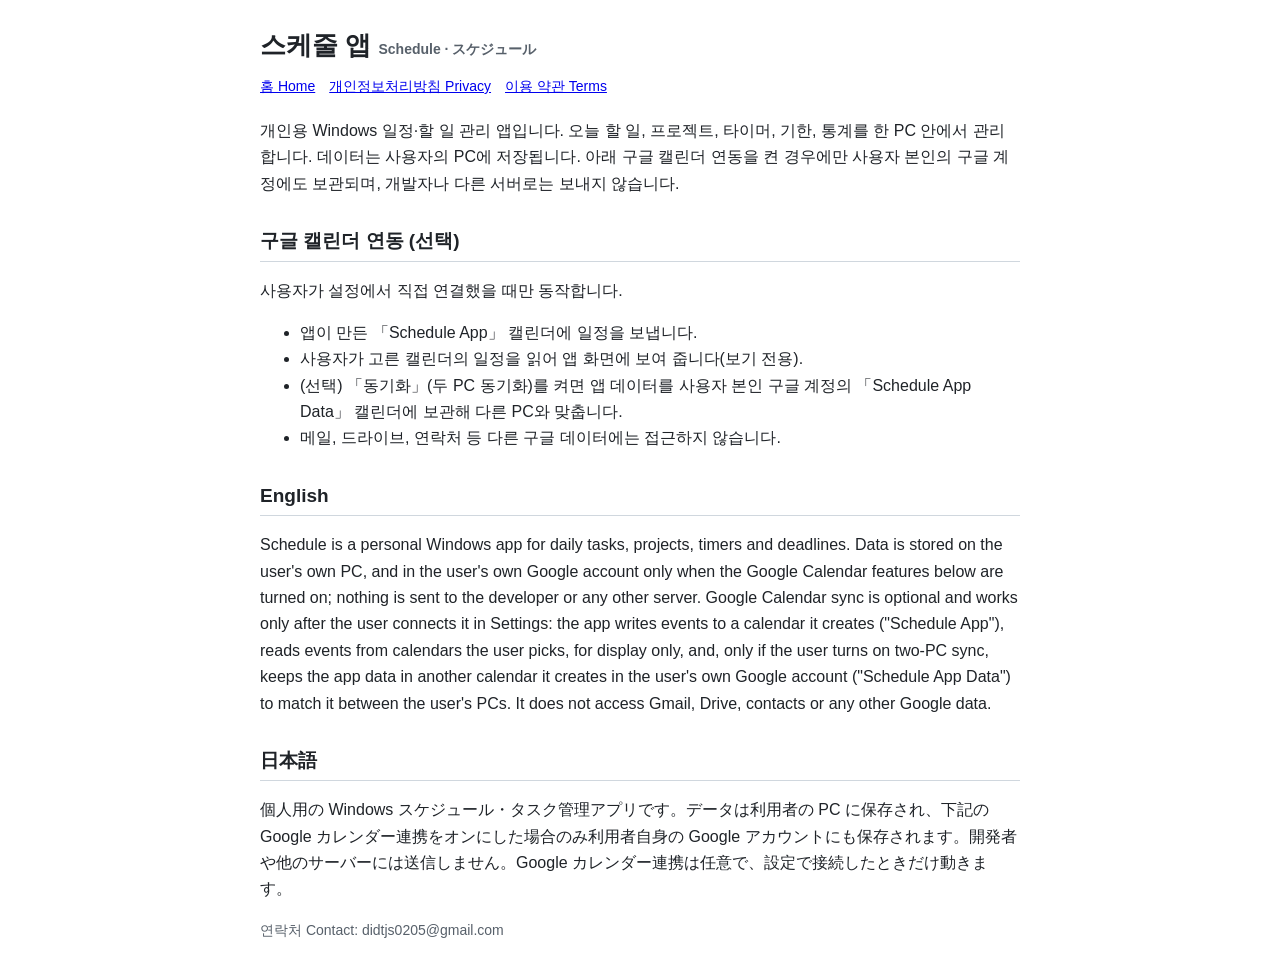
<file: index.html>
<!doctype html><html lang="ko"><head><meta charset="utf-8"><meta name="viewport" content="width=device-width,initial-scale=1"><title>스케줄 앱 (Schedule)</title><link rel="stylesheet" href="style.css"></head><body>
<h1>스케줄 앱 <span class="lang">Schedule · スケジュール</span></h1><nav><a href="./">홈 Home</a><a href="privacy.html">개인정보처리방침 Privacy</a><a href="terms.html">이용 약관 Terms</a></nav>
<p>개인용 Windows 일정·할 일 관리 앱입니다. 오늘 할 일, 프로젝트, 타이머, 기한, 통계를 한 PC 안에서 관리합니다. 데이터는 사용자의 PC에 저장됩니다. 아래 구글 캘린더 연동을 켠 경우에만 사용자 본인의 구글 계정에도 보관되며, 개발자나 다른 서버로는 보내지 않습니다.</p>
<h2>구글 캘린더 연동 (선택)</h2>
<p>사용자가 설정에서 직접 연결했을 때만 동작합니다.</p>
<ul><li>앱이 만든 「Schedule App」 캘린더에 일정을 보냅니다.</li><li>사용자가 고른 캘린더의 일정을 읽어 앱 화면에 보여 줍니다(보기 전용).</li><li>(선택) 「동기화」(두 PC 동기화)를 켜면 앱 데이터를 사용자 본인 구글 계정의 「Schedule App Data」 캘린더에 보관해 다른 PC와 맞춥니다.</li>
<li>메일, 드라이브, 연락처 등 다른 구글 데이터에는 접근하지 않습니다.</li></ul>
<h2>English</h2>
<p>Schedule is a personal Windows app for daily tasks, projects, timers and deadlines. Data is stored on the user's own PC, and in the user's own Google account only when the Google Calendar features below are turned on; nothing is sent to the developer or any other server. Google Calendar sync is optional and works only after the user connects it in Settings: the app writes events to a calendar it creates ("Schedule App"), reads events from calendars the user picks, for display only, and, only if the user turns on two-PC sync, keeps the app data in another calendar it creates in the user's own Google account ("Schedule App Data") to match it between the user's PCs. It does not access Gmail, Drive, contacts or any other Google data.</p>
<h2>日本語</h2>
<p>個人用の Windows スケジュール・タスク管理アプリです。データは利用者の PC に保存され、下記の Google カレンダー連携をオンにした場合のみ利用者自身の Google アカウントにも保存されます。開発者や他のサーバーには送信しません。Google カレンダー連携は任意で、設定で接続したときだけ動きます。</p>
<p class="lang">연락처 Contact: didtjs0205@gmail.com</p>
</body></html>
</file>
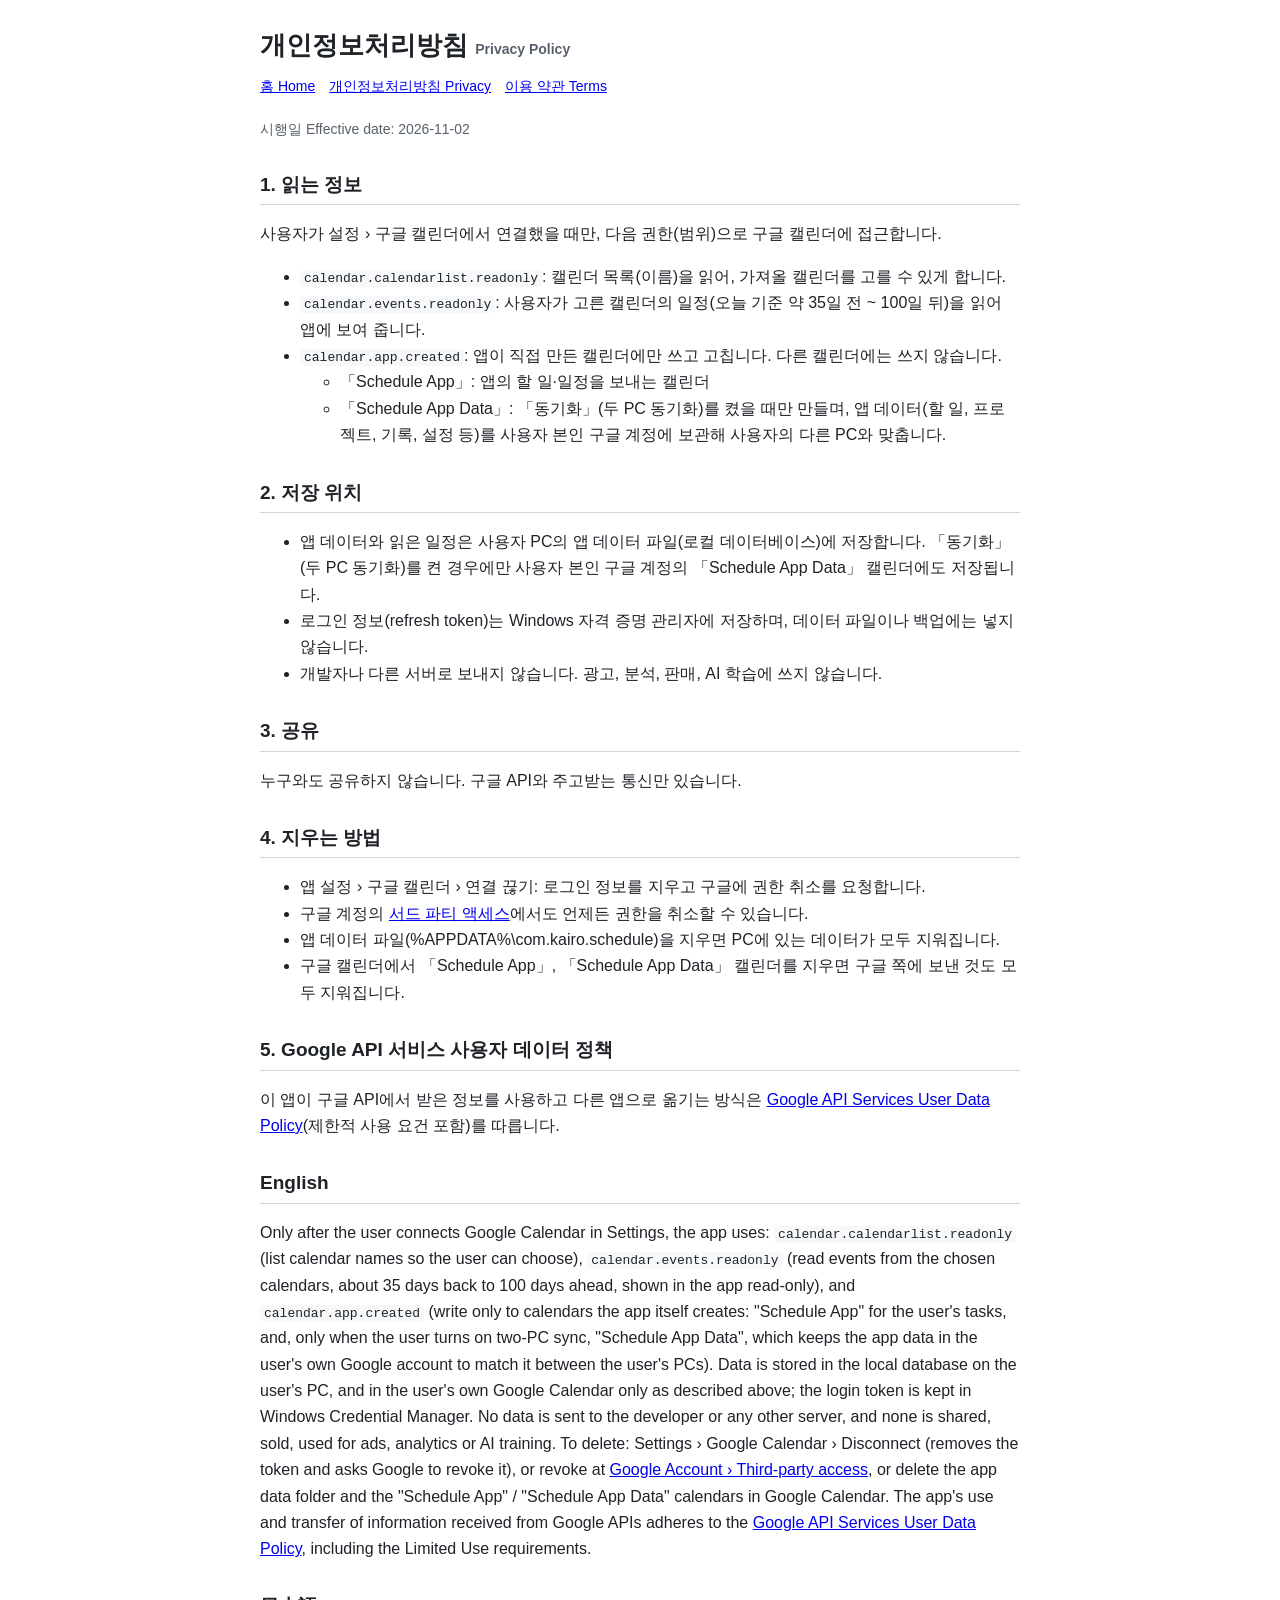
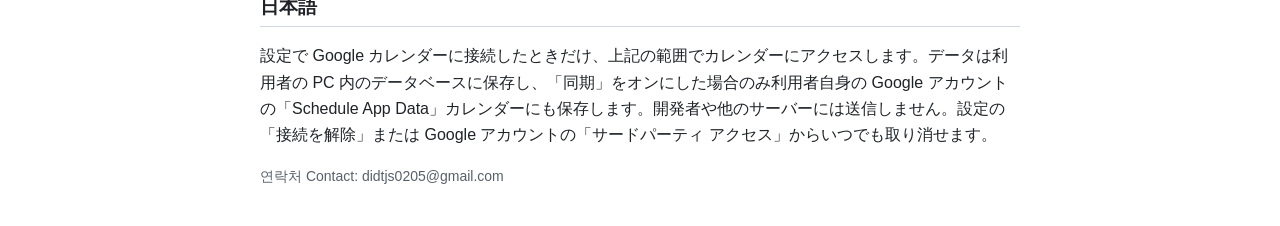
<file: privacy.html>
<!doctype html><html lang="ko"><head><meta charset="utf-8"><meta name="viewport" content="width=device-width,initial-scale=1"><title>개인정보처리방침 · Privacy Policy</title><link rel="stylesheet" href="style.css"></head><body>
<h1>개인정보처리방침 <span class="lang">Privacy Policy</span></h1><nav><a href="./">홈 Home</a><a href="privacy.html">개인정보처리방침 Privacy</a><a href="terms.html">이용 약관 Terms</a></nav>
<p class="lang">시행일 Effective date: 2026-11-02</p>
<h2>1. 읽는 정보</h2>
<p>사용자가 설정 › 구글 캘린더에서 연결했을 때만, 다음 권한(범위)으로 구글 캘린더에 접근합니다.</p>
<ul><li><code>calendar.calendarlist.readonly</code>: 캘린더 목록(이름)을 읽어, 가져올 캘린더를 고를 수 있게 합니다.</li>
<li><code>calendar.events.readonly</code>: 사용자가 고른 캘린더의 일정(오늘 기준 약 35일 전 ~ 100일 뒤)을 읽어 앱에 보여 줍니다.</li>
<li><code>calendar.app.created</code>: 앱이 직접 만든 캘린더에만 쓰고 고칩니다. 다른 캘린더에는 쓰지 않습니다.<ul><li>「Schedule App」: 앱의 할 일·일정을 보내는 캘린더</li><li>「Schedule App Data」: 「동기화」(두 PC 동기화)를 켰을 때만 만들며, 앱 데이터(할 일, 프로젝트, 기록, 설정 등)를 사용자 본인 구글 계정에 보관해 사용자의 다른 PC와 맞춥니다.</li></ul></li></ul>
<h2>2. 저장 위치</h2>
<ul><li>앱 데이터와 읽은 일정은 사용자 PC의 앱 데이터 파일(로컬 데이터베이스)에 저장합니다. 「동기화」(두 PC 동기화)를 켠 경우에만 사용자 본인 구글 계정의 「Schedule App Data」 캘린더에도 저장됩니다.</li>
<li>로그인 정보(refresh token)는 Windows 자격 증명 관리자에 저장하며, 데이터 파일이나 백업에는 넣지 않습니다.</li>
<li>개발자나 다른 서버로 보내지 않습니다. 광고, 분석, 판매, AI 학습에 쓰지 않습니다.</li></ul>
<h2>3. 공유</h2><p>누구와도 공유하지 않습니다. 구글 API와 주고받는 통신만 있습니다.</p>
<h2>4. 지우는 방법</h2>
<ul><li>앱 설정 › 구글 캘린더 › 연결 끊기: 로그인 정보를 지우고 구글에 권한 취소를 요청합니다.</li>
<li>구글 계정의 <a href="https://myaccount.google.com/permissions">서드 파티 액세스</a>에서도 언제든 권한을 취소할 수 있습니다.</li>
<li>앱 데이터 파일(%APPDATA%\com.kairo.schedule)을 지우면 PC에 있는 데이터가 모두 지워집니다.</li>
<li>구글 캘린더에서 「Schedule App」, 「Schedule App Data」 캘린더를 지우면 구글 쪽에 보낸 것도 모두 지워집니다.</li></ul>
<h2>5. Google API 서비스 사용자 데이터 정책</h2>
<p>이 앱이 구글 API에서 받은 정보를 사용하고 다른 앱으로 옮기는 방식은 <a href="https://developers.google.com/terms/api-services-user-data-policy">Google API Services User Data Policy</a>(제한적 사용 요건 포함)를 따릅니다.</p>
<h2>English</h2>
<p>Only after the user connects Google Calendar in Settings, the app uses: <code>calendar.calendarlist.readonly</code> (list calendar names so the user can choose), <code>calendar.events.readonly</code> (read events from the chosen calendars, about 35 days back to 100 days ahead, shown in the app read-only), and <code>calendar.app.created</code> (write only to calendars the app itself creates: "Schedule App" for the user's tasks, and, only when the user turns on two-PC sync, "Schedule App Data", which keeps the app data in the user's own Google account to match it between the user's PCs). Data is stored in the local database on the user's PC, and in the user's own Google Calendar only as described above; the login token is kept in Windows Credential Manager. No data is sent to the developer or any other server, and none is shared, sold, used for ads, analytics or AI training. To delete: Settings › Google Calendar › Disconnect (removes the token and asks Google to revoke it), or revoke at <a href="https://myaccount.google.com/permissions">Google Account › Third-party access</a>, or delete the app data folder and the "Schedule App" / "Schedule App Data" calendars in Google Calendar. The app's use and transfer of information received from Google APIs adheres to the <a href="https://developers.google.com/terms/api-services-user-data-policy">Google API Services User Data Policy</a>, including the Limited Use requirements.</p>
<h2>日本語</h2>
<p>設定で Google カレンダーに接続したときだけ、上記の範囲でカレンダーにアクセスします。データは利用者の PC 内のデータベースに保存し、「同期」をオンにした場合のみ利用者自身の Google アカウントの「Schedule App Data」カレンダーにも保存します。開発者や他のサーバーには送信しません。設定の「接続を解除」または Google アカウントの「サードパーティ アクセス」からいつでも取り消せます。</p>
<p class="lang">연락처 Contact: didtjs0205@gmail.com</p>
</body></html>
</file>
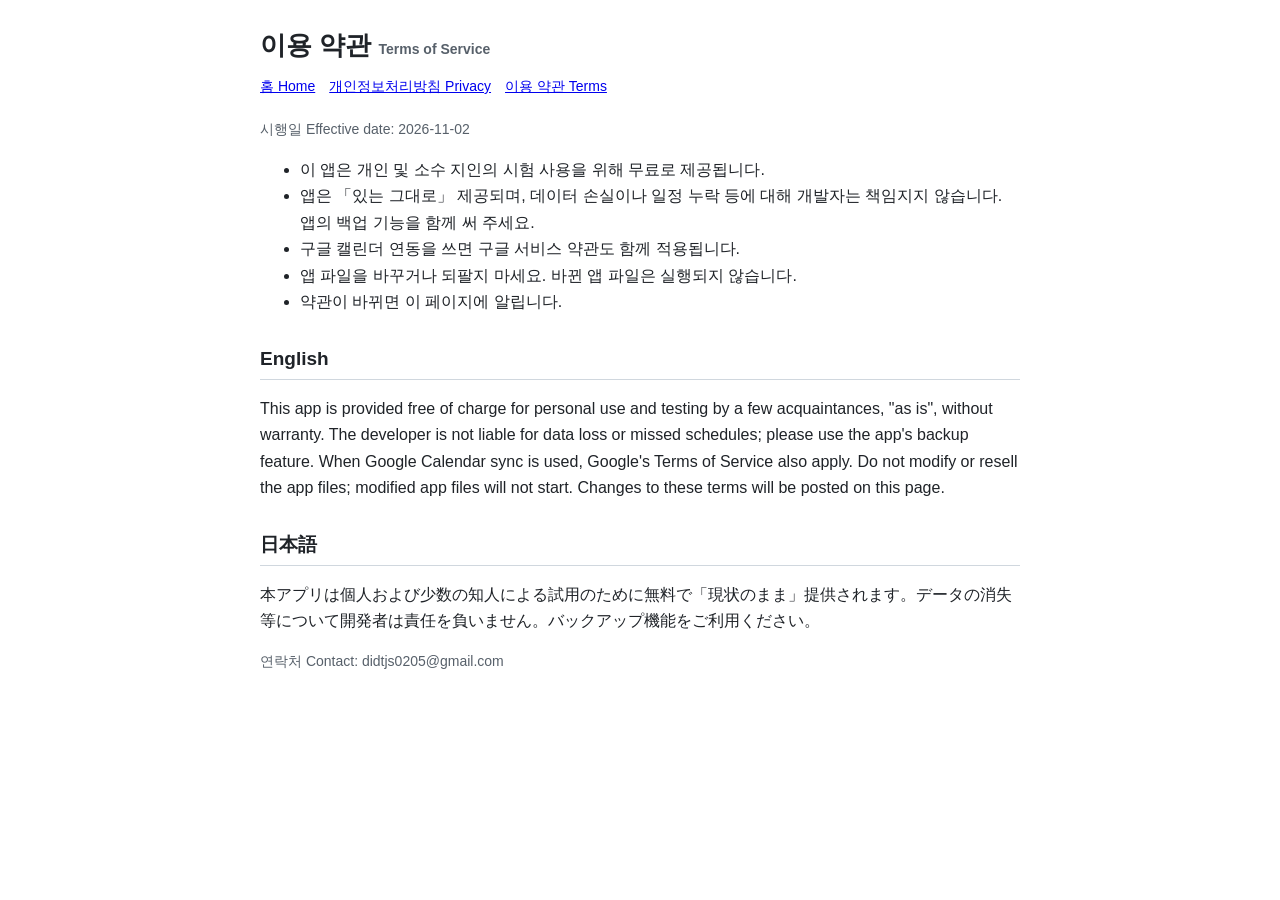
<file: terms.html>
<!doctype html><html lang="ko"><head><meta charset="utf-8"><meta name="viewport" content="width=device-width,initial-scale=1"><title>이용 약관 · Terms of Service</title><link rel="stylesheet" href="style.css"></head><body>
<h1>이용 약관 <span class="lang">Terms of Service</span></h1><nav><a href="./">홈 Home</a><a href="privacy.html">개인정보처리방침 Privacy</a><a href="terms.html">이용 약관 Terms</a></nav>
<p class="lang">시행일 Effective date: 2026-11-02</p>
<ul><li>이 앱은 개인 및 소수 지인의 시험 사용을 위해 무료로 제공됩니다.</li>
<li>앱은 「있는 그대로」 제공되며, 데이터 손실이나 일정 누락 등에 대해 개발자는 책임지지 않습니다. 앱의 백업 기능을 함께 써 주세요.</li>
<li>구글 캘린더 연동을 쓰면 구글 서비스 약관도 함께 적용됩니다.</li>
<li>앱 파일을 바꾸거나 되팔지 마세요. 바뀐 앱 파일은 실행되지 않습니다.</li>
<li>약관이 바뀌면 이 페이지에 알립니다.</li></ul>
<h2>English</h2>
<p>This app is provided free of charge for personal use and testing by a few acquaintances, "as is", without warranty. The developer is not liable for data loss or missed schedules; please use the app's backup feature. When Google Calendar sync is used, Google's Terms of Service also apply. Do not modify or resell the app files; modified app files will not start. Changes to these terms will be posted on this page.</p>
<h2>日本語</h2>
<p>本アプリは個人および少数の知人による試用のために無料で「現状のまま」提供されます。データの消失等について開発者は責任を負いません。バックアップ機能をご利用ください。</p>
<p class="lang">연락처 Contact: didtjs0205@gmail.com</p>
</body></html>
</file>
<file: style.css>
body{font-family:"Segoe UI","Malgun Gothic","Meiryo UI",sans-serif;max-width:760px;margin:0 auto;padding:24px 16px;line-height:1.65;color:#1f2328;background:#fff}
h1{font-size:26px;margin:0 0 4px}h2{font-size:19px;margin-top:28px;border-bottom:1px solid #d0d7de;padding-bottom:4px}
nav{margin:8px 0 20px;font-size:14px}nav a{margin-right:14px}.lang{color:#57606a;font-size:14px}code{background:#f6f8fa;padding:1px 4px;border-radius:4px}
@media (prefers-color-scheme:dark){body{background:#0d1117;color:#e6edf3}a{color:#58a6ff}code{background:#161b22}h2{border-color:#30363d}}
</file>
